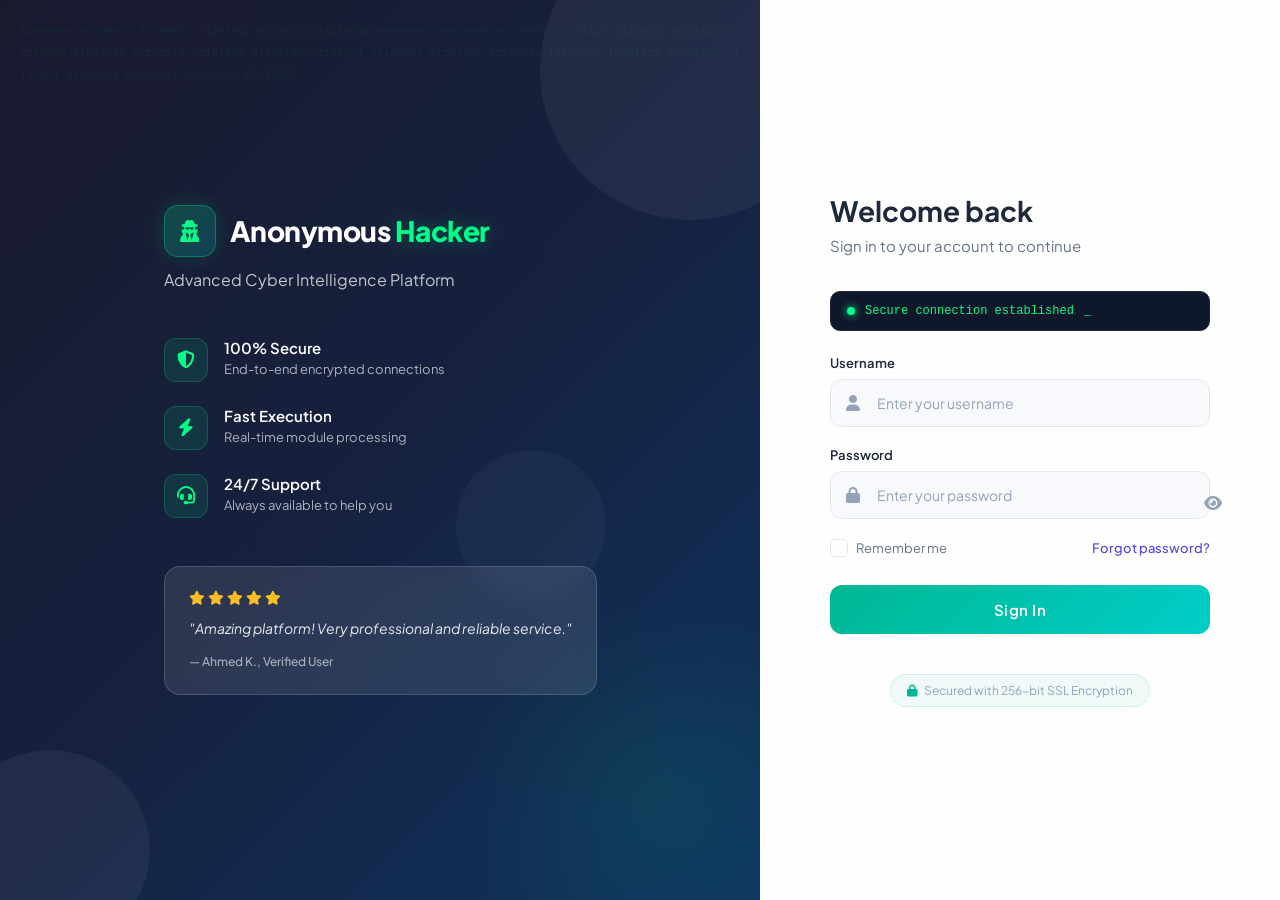
<file: index.html>
<!DOCTYPE html>
<html lang="en">
<head>
    <meta charset="UTF-8">
    <meta name="viewport" content="width=device-width, initial-scale=1.0, maximum-scale=1.0, user-scalable=no">
    <meta name="theme-color" content="#0f0f1a">
    <meta name="apple-mobile-web-app-capable" content="yes">
    <meta name="apple-mobile-web-app-status-bar-style" content="black-translucent">
    <title>Anonymous Hacker</title>
    <link rel="stylesheet" href="style.css">
    <link href="https://fonts.googleapis.com/css2?family=Plus+Jakarta+Sans:wght@300;400;500;600;700;800&display=swap" rel="stylesheet">
    <link rel="stylesheet" href="https://cdnjs.cloudflare.com/ajax/libs/font-awesome/6.5.0/css/all.min.css">
</head>
<body>
    <div class="login-page">
        <!-- Left Side -->
        <div class="left-side">
            <div class="left-content">
                <div class="brand">
                    <div class="brand-logo">
                        <i class="fas fa-user-secret"></i>
                    </div>
                    <h1>Anonymous <span>Hacker</span></h1>
                </div>
                <p class="tagline">Advanced Cyber Intelligence Platform</p>

                <div class="benefits">
                    <div class="benefit">
                        <div class="benefit-icon"><i class="fas fa-shield-halved"></i></div>
                        <div>
                            <h4>100% Secure</h4>
                            <p>End-to-end encrypted connections</p>
                        </div>
                    </div>
                    <div class="benefit">
                        <div class="benefit-icon"><i class="fas fa-bolt"></i></div>
                        <div>
                            <h4>Fast Execution</h4>
                            <p>Real-time module processing</p>
                        </div>
                    </div>
                    <div class="benefit">
                        <div class="benefit-icon"><i class="fas fa-headset"></i></div>
                        <div>
                            <h4>24/7 Support</h4>
                            <p>Always available to help you</p>
                        </div>
                    </div>
                </div>

                <div class="testimonial">
                    <div class="stars">
                        <i class="fas fa-star"></i>
                        <i class="fas fa-star"></i>
                        <i class="fas fa-star"></i>
                        <i class="fas fa-star"></i>
                        <i class="fas fa-star"></i>
                    </div>
                    <p>"Amazing platform! Very professional and reliable service."</p>
                    <span class="reviewer">— Ahmed K., Verified User</span>
                </div>
            </div>
            <div class="left-decoration">
                <div class="circle circle-1"></div>
                <div class="circle circle-2"></div>
                <div class="circle circle-3"></div>
            </div>
        </div>

        <!-- Right Side - Login -->
        <div class="right-side">
            <div class="login-container">
                <div class="login-header">
                    <h2>Welcome back</h2>
                    <p>Sign in to your account to continue</p>
                </div>

                <div class="terminal-status">
                    <div class="t-dot"></div>
                    <span class="t-text">Secure connection established</span>
                    <span class="t-cursor">_</span>
                </div>

                <form id="loginForm">
                    <div class="form-group">
                        <label>Username</label>
                        <div class="input-box">
                            <i class="fas fa-user"></i>
                            <input type="text" id="username" placeholder="Enter your username" required autocomplete="off">
                        </div>
                    </div>

                    <div class="form-group">
                        <label>Password</label>
                        <div class="input-box">
                            <i class="fas fa-lock"></i>
                            <input type="password" id="password" placeholder="Enter your password" required autocomplete="off">
                            <button type="button" class="eye-btn" id="togglePass">
                                <i class="fas fa-eye"></i>
                            </button>
                        </div>
                    </div>

                    <div class="form-row">
                        <label class="remember">
                            <input type="checkbox">
                            <span class="check"></span>
                            Remember me
                        </label>
                        <a href="#" class="forgot">Forgot password?</a>
                    </div>

                    <button type="submit" class="login-btn" id="loginBtn">
                        <span class="btn-label">Sign In</span>
                        <span class="btn-spinner"><i class="fas fa-circle-notch fa-spin"></i></span>
                    </button>

                    <div class="error-box" id="errorMsg">
                        <i class="fas fa-exclamation-circle"></i>
                        <span>Invalid username or password</span>
                    </div>
                </form>

                <div class="login-footer">
                    <div class="secure-line">
                        <i class="fas fa-lock"></i>
                        <span>Secured with 256-bit SSL Encryption</span>
                    </div>
                </div>
            </div>
        </div>
    </div>

    <script src="script.js"></script>
</body>
</html>
</file>
<file: style.css>
* {
    margin: 0;
    padding: 0;
    box-sizing: border-box;
}

:root {
    --primary: #4f46e5;
    --primary-light: #818cf8;
    --primary-dark: #3730a3;
    --accent: #06b6d4;
    --green: #10b981;
    --red: #ef4444;
    --yellow: #f59e0b;
    --bg: #f8fafc;
    --white: #ffffff;
    --text: #1e293b;
    --text-secondary: #64748b;
    --text-light: #94a3b8;
    --border: #e2e8f0;
    --border-light: #f1f5f9;
    --shadow: 0 1px 3px rgba(0,0,0,0.06), 0 1px 2px rgba(0,0,0,0.04);
    --shadow-md: 0 4px 6px -1px rgba(0,0,0,0.07), 0 2px 4px -2px rgba(0,0,0,0.05);
    --shadow-lg: 0 10px 15px -3px rgba(0,0,0,0.08), 0 4px 6px -4px rgba(0,0,0,0.04);
}

body {
    font-family: 'Plus Jakarta Sans', sans-serif;
    background: var(--bg);
    color: var(--text);
    min-height: 100vh;
    position: relative;
    -webkit-tap-highlight-color: transparent;
    -webkit-text-size-adjust: 100%;
}

/* Subtle Scan Line */
body::after {
    content: '';
    position: fixed;
    top: 0; left: 0; right: 0; bottom: 0;
    background: repeating-linear-gradient(
        0deg,
        transparent,
        transparent 2px,
        rgba(79,70,229,0.008) 2px,
        rgba(79,70,229,0.008) 4px
    );
    pointer-events: none;
    z-index: 9999;
}

/* Login Page Layout */
.login-page {
    display: flex;
    min-height: 100vh;
}

/* Left Side */
.left-side {
    flex: 1;
    background: linear-gradient(135deg, #1a1a2e 0%, #16213e 50%, #0f3460 100%);
    display: flex;
    align-items: center;
    justify-content: center;
    padding: 60px;
    position: relative;
    overflow: hidden;
}

/* Code Background Pattern */
.left-side::before {
    content: '01001000 01100001 01100011 01101011 01100101 01110010 00100000 01010000 01100001 01101110 01100101 01101100 00100000 01001001 01101110 01101001 01110100 01101001 01100001 01101100 01101001 11010000 10101111 01001000 01100001 01100011 01101011 01100101 01110010';
    position: absolute;
    top: 0; left: 0; right: 0; bottom: 0;
    font-family: 'Courier New', monospace;
    font-size: 11px;
    color: rgba(0,255,136,0.06);
    word-break: break-all;
    line-height: 2;
    padding: 20px;
    overflow: hidden;
    pointer-events: none;
}

/* Green Glow Accent */
.left-side::after {
    content: '';
    position: absolute;
    bottom: -100px; right: -100px;
    width: 400px; height: 400px;
    background: radial-gradient(circle, rgba(0,255,136,0.08) 0%, transparent 70%);
    pointer-events: none;
}

.left-content {
    position: relative;
    z-index: 2;
    max-width: 440px;
}

.brand {
    display: flex;
    align-items: center;
    gap: 14px;
    margin-bottom: 12px;
}

.brand-logo {
    width: 52px;
    height: 52px;
    background: linear-gradient(135deg, rgba(0,255,136,0.2), rgba(0,206,201,0.2));
    backdrop-filter: blur(10px);
    border: 1px solid rgba(0,255,136,0.3);
    border-radius: 14px;
    display: flex;
    align-items: center;
    justify-content: center;
    color: #00ff88;
    font-size: 22px;
    box-shadow: 0 0 20px rgba(0,255,136,0.15);
}

.brand h1 {
    font-size: 28px;
    font-weight: 800;
    color: white;
    letter-spacing: -0.5px;
}

.brand h1 span {
    color: #00ff88;
    text-shadow: 0 0 20px rgba(0,255,136,0.3);
}

.tagline {
    font-size: 16px;
    color: rgba(255,255,255,0.75);
    margin-bottom: 48px;
}

/* Benefits */
.benefits {
    display: flex;
    flex-direction: column;
    gap: 24px;
    margin-bottom: 48px;
}

.benefit {
    display: flex;
    gap: 16px;
    align-items: flex-start;
}

.benefit-icon {
    width: 44px;
    height: 44px;
    background: rgba(0,255,136,0.1);
    backdrop-filter: blur(10px);
    border: 1px solid rgba(0,255,136,0.2);
    border-radius: 12px;
    display: flex;
    align-items: center;
    justify-content: center;
    color: #00ff88;
    font-size: 18px;
    flex-shrink: 0;
}

.benefit h4 {
    font-size: 15px;
    font-weight: 600;
    color: white;
    margin-bottom: 3px;
}

.benefit p {
    font-size: 13px;
    color: rgba(255,255,255,0.65);
    line-height: 1.5;
}

/* Testimonial */
.testimonial {
    background: rgba(255,255,255,0.1);
    backdrop-filter: blur(10px);
    border: 1px solid rgba(255,255,255,0.15);
    border-radius: 16px;
    padding: 24px;
}

.stars {
    display: flex;
    gap: 3px;
    margin-bottom: 12px;
    color: #fbbf24;
    font-size: 14px;
}

.testimonial p {
    font-size: 14px;
    color: rgba(255,255,255,0.9);
    line-height: 1.6;
    font-style: italic;
    margin-bottom: 10px;
}

.reviewer {
    font-size: 12px;
    color: rgba(255,255,255,0.6);
    font-weight: 500;
}

/* Decorations */
.left-decoration {
    position: absolute;
    top: 0; left: 0; right: 0; bottom: 0;
    pointer-events: none;
}

.circle {
    position: absolute;
    border-radius: 50%;
    background: rgba(255,255,255,0.05);
}

.circle-1 {
    width: 300px; height: 300px;
    top: -80px; right: -80px;
}

.circle-2 {
    width: 200px; height: 200px;
    bottom: -50px; left: -50px;
}

.circle-3 {
    width: 150px; height: 150px;
    top: 50%; left: 60%;
    background: rgba(255,255,255,0.03);
}

/* Right Side */
.right-side {
    width: 520px;
    display: flex;
    align-items: center;
    justify-content: center;
    padding: 40px;
    background: var(--white);
}

.login-container {
    width: 100%;
    max-width: 380px;
}

.login-header {
    margin-bottom: 36px;
}

.login-header h2 {
    font-size: 28px;
    font-weight: 700;
    color: var(--text);
    margin-bottom: 8px;
}

.login-header h2 span {
    color: #00b894;
}

.login-header p {
    font-size: 15px;
    color: var(--text-secondary);
}

/* Terminal Status */
.terminal-status {
    display: flex;
    align-items: center;
    gap: 10px;
    padding: 12px 16px;
    background: #0f172a;
    border-radius: 10px;
    margin-bottom: 24px;
    font-family: 'Courier New', monospace;
    font-size: 12px;
    color: #94a3b8;
    border: 1px solid #1e293b;
}

.terminal-status .t-dot {
    width: 8px; height: 8px;
    background: #00ff88;
    border-radius: 50%;
    box-shadow: 0 0 8px #00ff88;
    animation: blink 1.5s infinite;
}

.terminal-status .t-text {
    color: #00ff88;
}

.terminal-status .t-cursor {
    animation: blink 1s infinite;
    color: #00ff88;
}

@keyframes blink {
    0%,100% { opacity: 1; }
    50% { opacity: 0.3; }
}

/* Form */
.form-group {
    margin-bottom: 20px;
}

.form-group label {
    display: block;
    font-size: 13px;
    font-weight: 600;
    color: var(--text);
    margin-bottom: 8px;
}

.input-box {
    position: relative;
    display: flex;
    align-items: center;
}

.input-box i {
    position: absolute;
    left: 16px;
    color: var(--text-light);
    font-size: 16px;
    transition: color 0.3s;
}

.input-box input {
    width: 100%;
    padding: 14px 16px 14px 46px;
    background: var(--bg);
    border: 1.5px solid var(--border);
    border-radius: 12px;
    color: var(--text);
    font-family: 'Plus Jakarta Sans', sans-serif;
    font-size: 14px;
    outline: none;
    transition: all 0.2s;
}

.input-box input:focus {
    border-color: var(--primary);
    box-shadow: 0 0 0 3px rgba(79,70,229,0.1);
    background: var(--white);
}

.input-box input:focus + i,
.input-box:focus-within i {
    color: var(--primary);
}

.input-box input::placeholder {
    color: var(--text-light);
}

.eye-btn {
    position: absolute;
    right: 14px;
    background: none;
    border: none;
    color: var(--text-light);
    cursor: pointer;
    font-size: 16px;
    padding: 4px;
}

.eye-btn:hover { color: var(--text-secondary); }

/* Form Row */
.form-row {
    display: flex;
    justify-content: space-between;
    align-items: center;
    margin-bottom: 28px;
}

.remember {
    display: flex;
    align-items: center;
    gap: 8px;
    font-size: 13px;
    color: var(--text-secondary);
    cursor: pointer;
}

.remember input { display: none; }

.check {
    width: 18px;
    height: 18px;
    border: 1.5px solid var(--border);
    border-radius: 5px;
    position: relative;
    transition: all 0.2s;
}

.remember input:checked ~ .check {
    background: var(--primary);
    border-color: var(--primary);
}

.remember input:checked ~ .check::after {
    content: '✓';
    position: absolute;
    top: 50%; left: 50%;
    transform: translate(-50%, -50%);
    color: white;
    font-size: 11px;
    font-weight: 700;
}

.forgot {
    font-size: 13px;
    color: var(--primary);
    text-decoration: none;
    font-weight: 500;
}

.forgot:hover { text-decoration: underline; }

/* Login Button */
.login-btn {
    width: 100%;
    padding: 15px;
    background: linear-gradient(135deg, #00b894, #00cec9);
    border: none;
    border-radius: 12px;
    color: white;
    font-family: 'Plus Jakarta Sans', sans-serif;
    font-size: 15px;
    font-weight: 600;
    cursor: pointer;
    transition: all 0.2s;
    position: relative;
    overflow: hidden;
    letter-spacing: 0.5px;
}

.login-btn::before {
    content: '';
    position: absolute;
    top: 0; left: -100%;
    width: 100%; height: 100%;
    background: linear-gradient(90deg, transparent, rgba(255,255,255,0.2), transparent);
    transition: left 0.5s;
}

.login-btn:hover::before {
    left: 100%;
}

.login-btn:hover {
    box-shadow: 0 8px 25px rgba(0,184,148,0.35);
    transform: translateY(-1px);
}

.login-btn:active {
    transform: translateY(0);
}

.btn-spinner { display: none; }
.login-btn.loading .btn-label { display: none; }
.login-btn.loading .btn-spinner { display: inline; }

/* Error */
.error-box {
    display: none;
    align-items: center;
    gap: 8px;
    margin-top: 16px;
    padding: 12px 16px;
    background: #fef2f2;
    border: 1px solid #fecaca;
    border-radius: 10px;
    color: var(--red);
    font-size: 13px;
}

.error-box.show {
    display: flex;
    animation: shake 0.4s ease;
}

@keyframes shake {
    0%,100% { transform: translateX(0); }
    25% { transform: translateX(-6px); }
    75% { transform: translateX(6px); }
}

/* Footer */
.login-footer {
    margin-top: 40px;
    text-align: center;
}

.secure-line {
    display: inline-flex;
    align-items: center;
    gap: 6px;
    font-size: 12px;
    color: var(--text-light);
    padding: 8px 16px;
    background: rgba(0,184,148,0.06);
    border: 1px solid rgba(0,184,148,0.15);
    border-radius: 20px;
}

.secure-line i { color: #00b894; }

/* Responsive */
@media (max-width: 900px) {
    .login-page { flex-direction: column; }
    .left-side {
        padding: 40px 30px;
        min-height: auto;
    }
    .benefits, .testimonial { display: none; }
    .right-side { width: 100%; }
}

/* Mobile Full Optimization */
@media (max-width: 600px) {
    .login-page { flex-direction: column; }

    .left-side {
        padding: 30px 20px;
        min-height: auto;
    }

    .brand { flex-direction: column; text-align: center; gap: 10px; }
    .brand h1 { font-size: 22px; }
    .brand-logo { width: 44px; height: 44px; font-size: 18px; }
    .tagline { font-size: 13px; margin-bottom: 0; }

    .right-side {
        width: 100%;
        padding: 30px 20px;
    }

    .login-container { max-width: 100%; }

    .login-header { margin-bottom: 28px; }
    .login-header h2 { font-size: 22px; }
    .login-header p { font-size: 13px; }

    .terminal-status { padding: 10px 12px; font-size: 10px; }
    .terminal-status .t-text { display: none; }

    .form-group { margin-bottom: 16px; }
    .form-group label { font-size: 12px; margin-bottom: 6px; }

    .input-box input {
        padding: 12px 14px 12px 42px;
        font-size: 14px;
        border-radius: 10px;
    }

    .input-box i { left: 14px; font-size: 14px; }

    .form-row { margin-bottom: 22px; }

    .login-btn {
        padding: 14px;
        font-size: 14px;
        border-radius: 10px;
    }

    .secure-line { font-size: 11px; padding: 6px 12px; }
    .login-footer { margin-top: 28px; }
}

@media (max-width: 380px) {
    .left-side { padding: 24px 16px; }
    .brand h1 { font-size: 20px; }
    .right-side { padding: 24px 16px; }
    .login-header h2 { font-size: 20px; }
    .input-box input { padding: 11px 12px 11px 40px; font-size: 13px; }
}
</file>
<file: dashboard.css>
* {
    margin: 0; padding: 0; box-sizing: border-box;
}

:root {
    --primary: #4f46e5;
    --primary-light: #818cf8;
    --primary-dark: #3730a3;
    --accent: #06b6d4;
    --green: #10b981;
    --red: #ef4444;
    --yellow: #f59e0b;
    --purple: #8b5cf6;
    --bg: #f1f5f9;
    --white: #ffffff;
    --text: #1e293b;
    --text-sec: #64748b;
    --text-light: #94a3b8;
    --border: #e2e8f0;
    --border-light: #f1f5f9;
    --shadow-sm: 0 1px 2px rgba(0,0,0,0.04);
    --shadow: 0 1px 3px rgba(0,0,0,0.06), 0 1px 2px rgba(0,0,0,0.04);
    --shadow-md: 0 4px 6px -1px rgba(0,0,0,0.07), 0 2px 4px -2px rgba(0,0,0,0.05);
    --shadow-lg: 0 10px 15px -3px rgba(0,0,0,0.08), 0 4px 6px -4px rgba(0,0,0,0.04);
}

body {
    font-family: 'Plus Jakarta Sans', sans-serif;
    background: var(--bg);
    color: var(--text);
    display: flex;
    min-height: 100vh;
    position: relative;
    -webkit-tap-highlight-color: transparent;
    -webkit-text-size-adjust: 100%;
}

/* Subtle Scan Line */
body::after {
    content: '';
    position: fixed;
    top: 0; left: 0; right: 0; bottom: 0;
    background: repeating-linear-gradient(
        0deg,
        transparent,
        transparent 2px,
        rgba(0,184,148,0.008) 2px,
        rgba(0,184,148,0.008) 4px
    );
    pointer-events: none;
    z-index: 9999;
}

/* Sidebar */
.sidebar {
    width: 260px;
    background: var(--white);
    border-right: 1px solid var(--border);
    display: flex;
    flex-direction: column;
    position: fixed;
    top: 0; bottom: 0; left: 0;
    z-index: 100;
}

.sidebar-header {
    padding: 20px;
    border-bottom: 1px solid var(--border-light);
}

.sidebar-logo {
    display: flex;
    align-items: center;
    gap: 12px;
}

.logo-icon {
    width: 40px; height: 40px;
    background: linear-gradient(135deg, #00b894, #00cec9);
    border-radius: 10px;
    display: flex;
    align-items: center;
    justify-content: center;
    color: white;
    font-size: 18px;
    box-shadow: 0 0 15px rgba(0,184,148,0.3);
}

.logo-text {
    font-size: 16px;
    font-weight: 700;
    color: var(--text);
}

.logo-text span { color: #00b894; }

.sidebar-menu {
    flex: 1;
    padding: 16px 12px;
    overflow-y: auto;
}

.menu-label {
    font-size: 11px;
    font-weight: 600;
    color: var(--text-light);
    text-transform: uppercase;
    letter-spacing: 1px;
    padding: 8px 12px 8px;
    margin-top: 8px;
}

.menu-item {
    display: flex;
    align-items: center;
    gap: 12px;
    padding: 10px 14px;
    border-radius: 10px;
    color: var(--text-sec);
    text-decoration: none;
    font-size: 14px;
    font-weight: 500;
    transition: all 0.2s;
    margin-bottom: 2px;
}

.menu-item:hover {
    background: var(--border-light);
    color: var(--text);
}

.menu-item.active {
    background: rgba(79,70,229,0.08);
    color: var(--primary);
}

.menu-item i {
    width: 20px;
    text-align: center;
    font-size: 15px;
}

.sidebar-bottom {
    padding: 16px;
    border-top: 1px solid var(--border-light);
}

.upgrade-card {
    background: linear-gradient(135deg, #1a1a2e, #16213e);
    border-radius: 14px;
    padding: 20px;
    text-align: center;
    margin-bottom: 16px;
    border: 1px solid rgba(0,184,148,0.2);
}

.upgrade-icon {
    width: 40px; height: 40px;
    background: rgba(0,255,136,0.15);
    border-radius: 10px;
    display: flex;
    align-items: center;
    justify-content: center;
    color: #00ff88;
    font-size: 16px;
    margin: 0 auto 12px;
}

.upgrade-card h4 {
    font-size: 14px;
    font-weight: 700;
    color: white;
    margin-bottom: 4px;
}

.upgrade-card p {
    font-size: 12px;
    color: rgba(255,255,255,0.7);
    margin-bottom: 14px;
}

.upgrade-btn {
    width: 100%;
    padding: 9px;
    background: #00b894;
    border: none;
    border-radius: 8px;
    color: white;
    font-family: 'Plus Jakarta Sans', sans-serif;
    font-size: 13px;
    font-weight: 600;
    cursor: pointer;
    transition: all 0.2s;
    display: block;
    text-align: center;
    text-decoration: none;
}

.upgrade-btn:hover {
    background: #00cec9;
    box-shadow: 0 4px 12px rgba(0,184,148,0.3);
    transform: translateY(-1px);
}

.server-status {
    display: flex;
    align-items: center;
    gap: 8px;
    font-size: 12px;
    color: var(--text-light);
}

.status-dot {
    width: 8px; height: 8px;
    background: #00ff88;
    border-radius: 50%;
    box-shadow: 0 0 8px #00ff88;
    animation: pulse 2s infinite;
}

@keyframes pulse {
    0%,100% { opacity: 1; }
    50% { opacity: 0.5; }
}

/* Main */
.main {
    flex: 1;
    margin-left: 260px;
    min-height: 100vh;
}

/* Topbar */
.topbar {
    display: flex;
    align-items: center;
    justify-content: space-between;
    padding: 16px 32px;
    background: var(--white);
    border-bottom: 1px solid var(--border);
    position: sticky;
    top: 0;
    z-index: 50;
}

.topbar-left {
    display: flex;
    align-items: center;
    gap: 16px;
}

.mobile-menu {
    display: none;
    background: none;
    border: none;
    font-size: 20px;
    color: var(--text);
    cursor: pointer;
}

.search {
    display: flex;
    align-items: center;
    gap: 10px;
    padding: 10px 16px;
    background: var(--bg);
    border: 1px solid var(--border);
    border-radius: 10px;
    width: 280px;
}

.search i { color: var(--text-light); font-size: 14px; }

.search input {
    background: none;
    border: none;
    outline: none;
    font-family: 'Plus Jakarta Sans', sans-serif;
    font-size: 13px;
    color: var(--text);
    width: 100%;
}

.search input::placeholder { color: var(--text-light); }

.topbar-right {
    display: flex;
    align-items: center;
    gap: 12px;
}

.topbar-badge {
    display: flex;
    align-items: center;
    gap: 6px;
    padding: 7px 12px;
    background: #ecfdf5;
    border: 1px solid #a7f3d0;
    border-radius: 8px;
    font-size: 12px;
    font-weight: 500;
    color: var(--green);
}

.topbar-badge i { font-size: 13px; }

.live-badge {
    background: #eff6ff;
    border-color: #bfdbfe;
    color: var(--primary);
}

.live-dot {
    width: 6px; height: 6px;
    background: var(--primary);
    border-radius: 50%;
    animation: pulse 2s infinite;
}

@keyframes pulse {
    0%,100% { opacity: 1; }
    50% { opacity: 0.4; }
}

.topbar-user {
    display: flex;
    align-items: center;
    gap: 10px;
    padding-left: 12px;
    border-left: 1px solid var(--border);
    margin-left: 4px;
}

.user-avatar {
    width: 38px; height: 38px;
    background: var(--bg);
    border: 1px solid var(--border);
    border-radius: 10px;
    display: flex;
    align-items: center;
    justify-content: center;
    color: var(--text-light);
    font-size: 15px;
}

.user-details {
    display: flex;
    flex-direction: column;
}

.user-name {
    font-size: 13px;
    font-weight: 600;
}

.user-role {
    font-size: 11px;
    color: var(--text-light);
}

.logout-btn {
    width: 36px; height: 36px;
    background: #fef2f2;
    border: 1px solid #fecaca;
    border-radius: 8px;
    color: var(--red);
    display: flex;
    align-items: center;
    justify-content: center;
    cursor: pointer;
    font-size: 14px;
    transition: all 0.2s;
}

.logout-btn:hover {
    background: var(--red);
    color: white;
}

/* Content */
.content {
    padding: 28px 32px;
}

/* Welcome Banner */
.welcome-banner {
    display: flex;
    justify-content: space-between;
    align-items: center;
    padding: 32px;
    background: linear-gradient(135deg, #1a1a2e 0%, #16213e 50%, #0f3460 100%);
    border-radius: 18px;
    margin-bottom: 32px;
    position: relative;
    overflow: hidden;
    border: 1px solid rgba(0,184,148,0.2);
}

.welcome-banner::before {
    content: '';
    position: absolute;
    top: -50px; right: -50px;
    width: 200px; height: 200px;
    background: radial-gradient(circle, rgba(0,255,136,0.1) 0%, transparent 70%);
    border-radius: 50%;
}

.welcome-banner::after {
    content: '01001000 01100001 01100011 01101011 01100101 01110010';
    position: absolute;
    bottom: 10px; right: 20px;
    font-family: 'Courier New', monospace;
    font-size: 10px;
    color: rgba(0,255,136,0.15);
    pointer-events: none;
}

.welcome-text h1 {
    font-size: 24px;
    font-weight: 700;
    color: white;
    margin-bottom: 6px;
}

.welcome-text h1 span {
    color: #00ff88;
    text-shadow: 0 0 15px rgba(0,255,136,0.3);
}

.welcome-text p {
    font-size: 14px;
    color: rgba(255,255,255,0.6);
}

.welcome-stats {
    display: flex;
    align-items: center;
    gap: 24px;
    position: relative;
    z-index: 1;
}

.w-stat {
    text-align: center;
}

.w-stat-num {
    display: block;
    font-size: 22px;
    font-weight: 700;
    color: #00ff88;
    font-family: 'Plus Jakarta Sans', sans-serif;
    text-shadow: 0 0 10px rgba(0,255,136,0.3);
}

.w-stat-label {
    display: block;
    font-size: 11px;
    color: rgba(255,255,255,0.6);
    margin-top: 2px;
    text-transform: uppercase;
    letter-spacing: 0.5px;
}

.w-stat-divider {
    width: 1px;
    height: 36px;
    background: rgba(255,255,255,0.2);
}

/* System Status Bar */
.system-bar {
    display: flex;
    align-items: center;
    gap: 24px;
    padding: 12px 20px;
    background: #0f172a;
    border-radius: 12px;
    margin-bottom: 28px;
    border: 1px solid #1e293b;
    font-family: 'Courier New', monospace;
    font-size: 12px;
    flex-wrap: wrap;
}

.sys-item {
    display: flex;
    align-items: center;
    gap: 8px;
    color: #64748b;
}

.sys-dot {
    width: 6px; height: 6px;
    border-radius: 50%;
}

.sys-dot.green {
    background: #00ff88;
    box-shadow: 0 0 6px #00ff88;
    animation: blink 1.5s infinite;
}

.sys-label {
    color: #475569;
    font-weight: 600;
}

.sys-value {
    color: #94a3b8;
}

.sys-green {
    color: #00ff88;
}

.terminal-text {
    margin-left: auto;
}

.sys-prompt {
    color: #00ff88;
}

.sys-cmd {
    color: #94a3b8;
}

.sys-cursor {
    animation: blink 1s infinite;
    color: #00ff88;
}

@keyframes blink {
    0%,100% { opacity: 1; }
    50% { opacity: 0.3; }
}

/* Section */
.section {
    margin-bottom: 32px;
}

.section-head {
    display: flex;
    justify-content: space-between;
    align-items: center;
    margin-bottom: 18px;
}

.section-head h2 {
    font-size: 18px;
    font-weight: 700;
    color: var(--text);
}

.section-head p {
    font-size: 13px;
    color: var(--text-sec);
    margin-top: 3px;
}

/* Cards Grid */
.cards-grid {
    display: grid;
    grid-template-columns: repeat(auto-fill, minmax(250px, 1fr));
    gap: 16px;
}

.card {
    background: var(--white);
    border: 1px solid var(--border);
    border-radius: 16px;
    padding: 24px;
    cursor: pointer;
    transition: all 0.3s;
    touch-action: manipulation;
}

.card:hover {
    border-color: var(--primary-light);
    box-shadow: var(--shadow-lg);
    transform: translateY(-3px);
}

.card-icon {
    width: 50px; height: 50px;
    border-radius: 14px;
    display: flex;
    align-items: center;
    justify-content: center;
    font-size: 22px;
    margin-bottom: 16px;
}

.card-icon.fb { background: #eff6ff; color: #3b82f6; }
.card-icon.ig { background: #fdf2f8; color: #ec4899; }
.card-icon.sc { background: #fefce8; color: #eab308; }
.card-icon.tt { background: #f0fdfa; color: #14b8a6; }
.card-icon.wa { background: #ecfdf5; color: #10b981; }
.card-icon.ban { background: #fef2f2; color: #ef4444; }
.card-icon.unban { background: #ecfdf5; color: #10b981; }
.card-icon.otp { background: #fefce8; color: #f59e0b; }
.card-icon.sim { background: #eff6ff; color: #06b6d4; }
.card-icon.phone { background: #f5f3ff; color: #8b5cf6; }
.card-icon.gallery { background: #fff7ed; color: #f97316; }
.card-icon.contacts { background: #eff6ff; color: #3b82f6; }
.card-icon.location { background: #fef2f2; color: #ef4444; }
.card-icon.imei { background: #f5f3ff; color: #8b5cf6; }
.card-icon.ban-acc { background: #fef2f2; color: #ef4444; }
.card-icon.details { background: #eff6ff; color: #06b6d4; }
.card-icon.family { background: #f5f3ff; color: #8b5cf6; }
.card-icon.cnic { background: #fefce8; color: #f59e0b; }
.card-icon.camera { background: #fef2f2; color: #ef4444; }
.card-icon.locked { background: #1e293b; color: #f59e0b; }
.card-icon.cdr { background: #eff6ff; color: #3b82f6; }
.card-icon.bank { background: #ecfdf5; color: #10b981; }
.card-icon.simpic { background: #f5f3ff; color: #8b5cf6; }
.card-icon.travel { background: #fff7ed; color: #f97316; }
.card-icon.telegram { background: #eff6ff; color: #3b82f6; }
.card-icon.gmail { background: #fef2f2; color: #ef4444; }
.card-icon.reset { background: #fefce8; color: #f59e0b; }

.card:hover .card-icon {
    box-shadow: 0 0 15px rgba(0,184,148,0.2);
}

.card h3 {
    font-size: 15px;
    font-weight: 600;
    margin-bottom: 6px;
}

/* Lock Overlay */
.card-lock {
    position: absolute;
    top: 0;
    right: 0;
    width: 36px;
    height: 36px;
    background: #ef4444;
    border-radius: 0 12px 0 12px;
    display: flex;
    align-items: center;
    justify-content: center;
    color: #fff;
    font-size: 14px;
    z-index: 2;
    animation: lockPulse 2s infinite;
}

@keyframes lockPulse {
    0%, 100% { opacity: 1; }
    50% { opacity: 0.7; }
}

.card.locked {
    opacity: 0.7;
    pointer-events: none;
}

.btn-locked {
    background: #ef4444 !important;
    color: #fff !important;
}

.btn-locked:hover {
    background: #dc2626 !important;
    transform: scale(1.02) !important;
    box-shadow: 0 6px 20px rgba(239,68,68,0.35) !important;
}

.card p {
    font-size: 13px;
    color: var(--text-sec);
    line-height: 1.5;
    margin-bottom: 12px;
}

/* Card Input Field */
.card-input {
    margin-bottom: 12px;
}

.card-field {
    width: 100%;
    padding: 9px 12px;
    background: var(--bg);
    border: 1px solid var(--border);
    border-radius: 8px;
    font-family: 'Plus Jakarta Sans', sans-serif;
    font-size: 12px;
    color: var(--text);
    outline: none;
    transition: all 0.2s;
}

.card-field:focus {
    border-color: #00b894;
    box-shadow: 0 0 0 2px rgba(0,184,148,0.1);
}

.card-field::placeholder {
    color: var(--text-light);
    font-size: 12px;
}

@keyframes shake {
    0%, 100% { transform: translateX(0); }
    20% { transform: translateX(-5px); }
    40% { transform: translateX(5px); }
    60% { transform: translateX(-3px); }
    80% { transform: translateX(3px); }
}

.card-meta {
    display: flex;
    justify-content: space-between;
    align-items: center;
    margin-bottom: 16px;
}

.tag {
    padding: 4px 10px;
    border-radius: 6px;
    font-size: 11px;
    font-weight: 600;
}

.tag-green { background: #ecfdf5; color: #059669; }
.tag-yellow { background: #fffbeb; color: #d97706; }
.tag-purple { background: #f5f3ff; color: #7c3aed; }
.tag-blue { background: #eff6ff; color: #2563eb; }

.version {
    font-size: 11px;
    color: var(--text-light);
    font-family: monospace;
}

.card-btn {
    width: 100%;
    padding: 10px;
    background: rgba(0,184,148,0.06);
    border: 1px solid rgba(0,184,148,0.2);
    border-radius: 10px;
    color: #00b894;
    font-family: 'Plus Jakarta Sans', sans-serif;
    font-size: 13px;
    font-weight: 600;
    cursor: pointer;
    transition: all 0.2s;
}

.card-btn:hover {
    background: #00b894;
    color: white;
    border-color: #00b894;
    box-shadow: 0 4px 12px rgba(0,184,148,0.3);
}

/* Modal */
.modal-overlay {
    position: fixed;
    top: 0; left: 0; right: 0; bottom: 0;
    background: rgba(0,0,0,0.4);
    backdrop-filter: blur(4px);
    z-index: 1000;
    display: none;
    align-items: center;
    justify-content: center;
}

.modal-overlay.active { display: flex; }

.modal {
    background: var(--white);
    border-radius: 18px;
    width: 90%;
    max-width: 540px;
    box-shadow: var(--shadow-lg);
    animation: modalIn 0.3s ease;
    overflow: hidden;
}

@keyframes modalIn {
    from { transform: scale(0.95) translateY(10px); opacity: 0; }
    to { transform: scale(1) translateY(0); opacity: 1; }
}

.modal-header {
    display: flex;
    justify-content: space-between;
    align-items: center;
    padding: 24px 28px;
    border-bottom: 1px solid var(--border-light);
}

.modal-title-row {
    display: flex;
    align-items: center;
    gap: 14px;
}

.modal-icon {
    width: 44px; height: 44px;
    background: rgba(0,184,148,0.1);
    border-radius: 12px;
    display: flex;
    align-items: center;
    justify-content: center;
    color: #00b894;
    font-size: 18px;
}

.modal-title-row h2 {
    font-size: 16px;
    font-weight: 700;
}

.modal-title-row p {
    font-size: 12px;
    color: var(--text-sec);
    margin-top: 2px;
}

.modal-close {
    width: 32px; height: 32px;
    background: var(--bg);
    border: 1px solid var(--border);
    border-radius: 8px;
    display: flex;
    align-items: center;
    justify-content: center;
    color: var(--text-sec);
    font-size: 20px;
    cursor: pointer;
    transition: all 0.2s;
}

.modal-close:hover {
    background: #fef2f2;
    border-color: #fecaca;
    color: var(--red);
}

.modal-body { padding: 24px 28px; }

.progress-section { margin-bottom: 20px; }

.progress-head {
    display: flex;
    justify-content: space-between;
    font-size: 12px;
    color: var(--text-sec);
    margin-bottom: 8px;
    font-weight: 500;
}

.progress-bar {
    height: 8px;
    background: var(--border-light);
    border-radius: 4px;
    overflow: hidden;
}

.progress-fill {
    width: 0%;
    height: 100%;
    background: linear-gradient(90deg, #00b894, #00ff88);
    border-radius: 4px;
    transition: width 0.3s;
    box-shadow: 0 0 10px rgba(0,184,148,0.5);
}

/* Log */
.log-section {
    background: #0f172a;
    border-radius: 12px;
    overflow: hidden;
}

.log-header {
    display: flex;
    align-items: center;
    gap: 10px;
    padding: 10px 14px;
    background: #1e293b;
}

.log-dots {
    display: flex;
    gap: 5px;
}

.ld {
    width: 10px; height: 10px;
    border-radius: 50%;
}

.ld.red { background: #ef4444; }
.ld.yellow { background: #f59e0b; }
.ld.green { background: #22c55e; }

.log-title {
    font-size: 11px;
    color: #64748b;
}

.log-output {
    padding: 14px;
    font-size: 12px;
    line-height: 1.9;
    max-height: 180px;
    overflow-y: auto;
    font-family: monospace;
    color: #94a3b8;
}

.log-output .log-entry {
    opacity: 0;
    animation: logFade 0.3s ease forwards;
}

.log-entry.success { color: #22c55e; }
.log-entry.warning { color: #f59e0b; }
.log-entry.error { color: #ef4444; }
.log-entry.info { color: #06b6d4; }

@keyframes logFade { to { opacity: 1; } }

.modal-footer {
    display: flex;
    justify-content: flex-end;
    gap: 10px;
    padding: 18px 28px;
    border-top: 1px solid var(--border-light);
}

.m-btn {
    padding: 10px 22px;
    border-radius: 10px;
    font-family: 'Plus Jakarta Sans', sans-serif;
    font-size: 13px;
    font-weight: 600;
    cursor: pointer;
    border: none;
    display: flex;
    align-items: center;
    gap: 8px;
    transition: all 0.2s;
}

.m-btn-cancel {
    background: var(--bg);
    border: 1px solid var(--border);
    color: var(--text-sec);
}

.m-btn-cancel:hover { border-color: var(--text-light); color: var(--text); }

.m-btn-primary {
    background: linear-gradient(135deg, #00b894, #00cec9);
    color: white;
}

.m-btn-primary:hover {
    box-shadow: 0 4px 12px rgba(0,184,148,0.35);
}

/* Contact Section */
.contact-section {
    margin-top: 32px;
    margin-bottom: 20px;
}

.contact-card {
    display: flex;
    justify-content: space-between;
    align-items: center;
    padding: 24px 28px;
    background: linear-gradient(135deg, #ecfdf5, #f0fdfa);
    border: 1px solid #a7f3d0;
    border-radius: 16px;
}

.contact-left {
    display: flex;
    align-items: center;
    gap: 16px;
}

.contact-icon {
    width: 50px; height: 50px;
    background: #25d366;
    border-radius: 14px;
    display: flex;
    align-items: center;
    justify-content: center;
    color: white;
    font-size: 24px;
    box-shadow: 0 4px 12px rgba(37,211,102,0.3);
}

.contact-left h3 {
    font-size: 16px;
    font-weight: 700;
    color: var(--text);
    margin-bottom: 3px;
}

.contact-left p {
    font-size: 13px;
    color: var(--text-sec);
}

.contact-btn {
    display: flex;
    align-items: center;
    gap: 8px;
    padding: 12px 24px;
    background: #25d366;
    border: none;
    border-radius: 12px;
    color: white;
    font-family: 'Plus Jakarta Sans', sans-serif;
    font-size: 14px;
    font-weight: 600;
    text-decoration: none;
    cursor: pointer;
    transition: all 0.2s;
    box-shadow: 0 4px 12px rgba(37,211,102,0.3);
}

.contact-btn:hover {
    background: #20bd5a;
    transform: translateY(-2px);
    box-shadow: 0 6px 20px rgba(37,211,102,0.4);
}

/* Scrollbar */
::-webkit-scrollbar { width: 5px; }
::-webkit-scrollbar-track { background: transparent; }
::-webkit-scrollbar-thumb { background: var(--border); border-radius: 3px; }
::-webkit-scrollbar-thumb:hover { background: var(--text-light); }

/* Responsive */
@media (max-width: 1024px) {
    .welcome-stats { display: none; }
}

@media (max-width: 768px) {
    .sidebar { transform: translateX(-100%); transition: transform 0.3s; z-index: 200; }
    .sidebar.open { transform: translateX(0); }
    .main { margin-left: 0; }
    .mobile-menu { display: block; }
    .content { padding: 16px 14px; }
    .topbar { padding: 10px 14px; }
    .search { width: 100%; max-width: 160px; }
    .topbar-badge { display: none; }
    .user-details { display: none; }
    .cards-grid { grid-template-columns: 1fr; gap: 12px; }
    .welcome-banner { flex-direction: column; gap: 16px; text-align: center; padding: 20px 16px; }
    .welcome-text h1 { font-size: 18px; }
    .welcome-text p { font-size: 12px; }
    .system-bar { gap: 12px; padding: 10px 14px; font-size: 10px; flex-wrap: wrap; }
    .terminal-text { display: none; }
    .section-head h2 { font-size: 16px; }
    .section-head p { font-size: 12px; }
    .card { padding: 18px; }
    .card-icon { width: 42px; height: 42px; font-size: 18px; border-radius: 12px; }
    .card h3 { font-size: 14px; }
    .card p { font-size: 12px; margin-bottom: 12px; }
    .card-btn { padding: 9px; font-size: 12px; }
    .menu-label { padding: 8px 14px 4px; }
    .menu-item { padding: 9px 14px; font-size: 13px; }
    .upgrade-card { padding: 16px; }
    .upgrade-card h4 { font-size: 13px; }
    .upgrade-card p { font-size: 11px; }
    .upgrade-btn { padding: 8px; font-size: 12px; }
    .server-status { font-size: 11px; padding: 0 4px; }
    .topbar-left { flex: 1; }
    .topbar-user { padding-left: 8px; margin-left: 2px; }

    .contact-card {
        flex-direction: column;
        gap: 16px;
        text-align: center;
        padding: 20px 16px;
    }
    .contact-left { flex-direction: column; gap: 10px; }
    .contact-left h3 { font-size: 14px; }
    .contact-left p { font-size: 12px; }
    .contact-btn { width: 100%; justify-content: center; padding: 12px; font-size: 13px; }
    .contact-icon { width: 44px; height: 44px; font-size: 20px; }
    .contact-section { margin-top: 20px; }
}

/* Upgrade Banner */
.upgrade-banner {
    background: linear-gradient(135deg, #1a1a2e 0%, #16213e 40%, #0f3460 100%);
    border-radius: 20px;
    padding: 36px 40px;
    display: flex;
    align-items: center;
    justify-content: space-between;
    gap: 30px;
    margin-bottom: 20px;
    position: relative;
    overflow: hidden;
    border: 1px solid rgba(251,191,36,0.2);
    box-shadow: 0 20px 50px rgba(0,0,0,0.3);
}

.upgrade-banner::before {
    content: '';
    position: absolute;
    top: -80px;
    right: -80px;
    width: 300px;
    height: 300px;
    background: radial-gradient(circle, rgba(251,191,36,0.15) 0%, transparent 70%);
    border-radius: 50%;
    pointer-events: none;
}

.upgrade-banner-left {
    display: flex;
    align-items: center;
    gap: 20px;
    position: relative;
    z-index: 1;
}

.upgrade-banner-icon {
    width: 70px;
    height: 70px;
    background: linear-gradient(135deg, rgba(251,191,36,0.2), rgba(245,158,11,0.1));
    border: 2px solid rgba(251,191,36,0.3);
    border-radius: 18px;
    display: flex;
    align-items: center;
    justify-content: center;
    font-size: 30px;
    color: #fbbf24;
    flex-shrink: 0;
    animation: crownPulse 2s infinite;
}

@keyframes crownPulse {
    0%, 100% { box-shadow: 0 0 20px rgba(251,191,36,0.2); }
    50% { box-shadow: 0 0 30px rgba(251,191,36,0.4); }
}

.upgrade-banner h2 {
    font-size: 24px;
    font-weight: 800;
    color: #fff;
    margin-bottom: 6px;
}

.upgrade-banner p {
    font-size: 14px;
    color: rgba(255,255,255,0.7);
    line-height: 1.5;
}

.upgrade-banner-btn {
    display: inline-flex;
    align-items: center;
    gap: 10px;
    padding: 16px 32px;
    background: linear-gradient(135deg, #25d366, #128c7e);
    color: #fff;
    border: none;
    border-radius: 14px;
    font-family: 'Plus Jakarta Sans', sans-serif;
    font-size: 16px;
    font-weight: 700;
    cursor: pointer;
    transition: all 0.3s;
    text-decoration: none;
    white-space: nowrap;
    box-shadow: 0 8px 25px rgba(37,211,102,0.4);
    position: relative;
    overflow: hidden;
    z-index: 1;
}

.upgrade-banner-btn::before {
    content: '';
    position: absolute;
    top: 0;
    left: -100%;
    width: 100%;
    height: 100%;
    background: linear-gradient(90deg, transparent, rgba(255,255,255,0.2), transparent);
    animation: btnShine 3s infinite;
}

@keyframes btnShine {
    0% { left: -100%; }
    50%, 100% { left: 100%; }
}

.upgrade-banner-btn:hover {
    transform: translateY(-3px) scale(1.02);
    box-shadow: 0 12px 35px rgba(37,211,102,0.5);
}

@media (max-width: 768px) {
    .upgrade-banner { flex-direction: column; text-align: center; padding: 24px 20px; }
    .upgrade-banner-left { flex-direction: column; gap: 14px; }
    .upgrade-banner h2 { font-size: 20px; }
    .upgrade-banner p { font-size: 13px; }
    .upgrade-banner-btn { width: 100%; justify-content: center; }
}

@media (max-width: 480px) {
    .upgrade-banner { padding: 20px 16px; margin-bottom: 15px; }
    .upgrade-banner h2 { font-size: 18px; }
    .upgrade-banner p { font-size: 12px; }
    .upgrade-banner-btn { padding: 14px 24px; font-size: 14px; }
    .upgrade-banner-icon { width: 56px; height: 56px; font-size: 24px; }
}

@media (max-width: 480px) {
    .content { padding: 12px 10px; }
    .topbar { padding: 8px 10px; }
    .search { max-width: 140px; }
    .search input { font-size: 12px; }
    .welcome-banner { padding: 16px 12px; margin-bottom: 20px; }
    .welcome-text h1 { font-size: 16px; }
    .system-bar { font-size: 9px; gap: 8px; padding: 8px 10px; }
    .sys-item:nth-child(n+3) { display: none; }
    .cards-grid { gap: 10px; }
    .card { padding: 14px; border-radius: 12px; }
    .card-icon { width: 38px; height: 38px; font-size: 16px; margin-bottom: 10px; }
    .card h3 { font-size: 13px; margin-bottom: 4px; }
    .card p { font-size: 11px; line-height: 1.4; margin-bottom: 10px; }
    .card-meta { margin-bottom: 12px; }
    .tag { font-size: 10px; padding: 3px 8px; }
    .version { font-size: 10px; }
    .card-btn { padding: 8px; font-size: 11px; }
    .modal { margin: 10px; border-radius: 14px; }
    .modal-header { padding: 18px 18px; }
    .modal-body { padding: 18px; }
    .modal-footer { padding: 14px 18px; }
    .modal-title-row h2 { font-size: 14px; }
    .log-output { font-size: 10px; max-height: 140px; padding: 10px; }
}

@media (max-width: 360px) {
    .topbar-right { gap: 6px; }
    .user-avatar { width: 32px; height: 32px; font-size: 12px; }
    .logout-btn { width: 32px; height: 32px; font-size: 12px; }
    .card { padding: 12px; }
    .card-icon { width: 36px; height: 36px; font-size: 15px; }
}

/* Search Shortcut */
.search-shortcut {
    font-size: 10px;
    padding: 2px 6px;
    background: var(--white);
    border: 1px solid var(--border);
    border-radius: 4px;
    color: var(--text-light);
    font-family: monospace;
    flex-shrink: 0;
}

.search:focus-within .search-shortcut { display: none; }
.search:focus-within { border-color: var(--primary); box-shadow: 0 0 0 2px rgba(79,70,229,0.1); }

/* Menu Badge */
.menu-badge {
    margin-left: auto;
    padding: 2px 8px;
    background: rgba(79,70,229,0.1);
    color: var(--primary);
    border-radius: 10px;
    font-size: 11px;
    font-weight: 600;
}

.menu-dot {
    margin-left: auto;
    width: 8px;
    height: 8px;
    border-radius: 50%;
}

.menu-dot.green {
    background: var(--green);
    box-shadow: 0 0 6px var(--green);
}

/* Section Count */
.section-count {
    font-size: 12px;
    color: var(--text-light);
    background: var(--bg);
    padding: 4px 12px;
    border-radius: 20px;
    font-weight: 500;
}

/* Stats Row */
.stats-row {
    display: grid;
    grid-template-columns: repeat(4, 1fr);
    gap: 16px;
    margin-bottom: 28px;
}

.stat-card {
    background: var(--white);
    border: 1px solid var(--border);
    border-radius: 14px;
    padding: 20px;
    display: flex;
    align-items: center;
    gap: 14px;
    transition: all 0.2s;
}

.stat-card:hover {
    border-color: var(--primary-light);
    box-shadow: var(--shadow-md);
    transform: translateY(-2px);
}

.stat-icon {
    width: 46px;
    height: 46px;
    border-radius: 12px;
    display: flex;
    align-items: center;
    justify-content: center;
    font-size: 18px;
    flex-shrink: 0;
}

.stat-icon.blue { background: #eff6ff; color: #3b82f6; }
.stat-icon.green { background: #ecfdf5; color: #10b981; }
.stat-icon.purple { background: #f5f3ff; color: #8b5cf6; }
.stat-icon.orange { background: #fff7ed; color: #f97316; }

.stat-num {
    display: block;
    font-size: 20px;
    font-weight: 700;
    color: var(--text);
    line-height: 1;
}

.stat-label {
    display: block;
    font-size: 12px;
    color: var(--text-light);
    margin-top: 4px;
}

/* Notification Button */
.notif-btn {
    width: 40px;
    height: 40px;
    background: var(--bg);
    border: 1px solid var(--border);
    border-radius: 10px;
    display: flex;
    align-items: center;
    justify-content: center;
    color: var(--text-sec);
    font-size: 16px;
    cursor: pointer;
    position: relative;
    transition: all 0.2s;
}

.notif-btn:hover {
    border-color: var(--primary);
    color: var(--primary);
}

.notif-dot {
    position: absolute;
    top: 8px;
    right: 8px;
    width: 8px;
    height: 8px;
    background: var(--red);
    border-radius: 50%;
    border: 2px solid var(--white);
}

/* Notification Dropdown */
.notif-dropdown {
    position: fixed;
    top: 64px;
    right: 32px;
    width: 360px;
    background: var(--white);
    border: 1px solid var(--border);
    border-radius: 14px;
    box-shadow: 0 20px 40px rgba(0,0,0,0.12);
    z-index: 200;
    display: none;
    overflow: hidden;
    animation: dropIn 0.2s ease;
}

.notif-dropdown.active { display: block; }

@keyframes dropIn {
    from { opacity: 0; transform: translateY(-8px); }
    to { opacity: 1; transform: translateY(0); }
}

.notif-header {
    display: flex;
    justify-content: space-between;
    align-items: center;
    padding: 16px 18px;
    border-bottom: 1px solid var(--border-light);
}

.notif-header h4 { font-size: 14px; font-weight: 700; }

.notif-clear {
    background: none;
    border: none;
    color: var(--primary);
    font-size: 12px;
    font-weight: 600;
    cursor: pointer;
    font-family: 'Plus Jakarta Sans', sans-serif;
}

.notif-list { max-height: 320px; overflow-y: auto; }

.notif-item {
    display: flex;
    align-items: flex-start;
    gap: 12px;
    padding: 14px 18px;
    border-bottom: 1px solid var(--border-light);
    transition: background 0.2s;
    cursor: pointer;
}

.notif-item:hover { background: var(--bg); }
.notif-item.unread { background: #f8fafc; }

.notif-icon {
    width: 36px;
    height: 36px;
    border-radius: 10px;
    display: flex;
    align-items: center;
    justify-content: center;
    font-size: 14px;
    flex-shrink: 0;
}

.notif-icon.green { background: #ecfdf5; color: #10b981; }
.notif-icon.blue { background: #eff6ff; color: #3b82f6; }
.notif-icon.purple { background: #f5f3ff; color: #8b5cf6; }
.notif-icon.yellow { background: #fffbeb; color: #f59e0b; }

.notif-content p { font-size: 13px; font-weight: 500; color: var(--text); margin-bottom: 3px; }
.notif-content span { font-size: 11px; color: var(--text-light); }

/* User Dropdown */
.user-dropdown {
    position: fixed;
    top: 64px;
    right: 100px;
    width: 240px;
    background: var(--white);
    border: 1px solid var(--border);
    border-radius: 14px;
    box-shadow: 0 20px 40px rgba(0,0,0,0.12);
    z-index: 200;
    display: none;
    overflow: hidden;
    animation: dropIn 0.2s ease;
}

.user-dropdown.active { display: block; }

.ud-header {
    display: flex;
    align-items: center;
    gap: 12px;
    padding: 16px 18px;
    border-bottom: 1px solid var(--border-light);
}

.ud-avatar {
    width: 40px;
    height: 40px;
    background: var(--bg);
    border: 1px solid var(--border);
    border-radius: 10px;
    display: flex;
    align-items: center;
    justify-content: center;
    color: var(--text-light);
    font-size: 16px;
}

.ud-name { font-size: 14px; font-weight: 700; }
.ud-email { font-size: 11px; color: var(--text-light); }

.ud-divider { height: 1px; background: var(--border-light); margin: 4px 0; }

.ud-item {
    display: flex;
    align-items: center;
    gap: 10px;
    padding: 10px 18px;
    font-size: 13px;
    color: var(--text-sec);
    text-decoration: none;
    transition: all 0.15s;
}

.ud-item:hover { background: var(--bg); color: var(--text); }
.ud-item i { width: 16px; text-align: center; font-size: 14px; }
.ud-danger { color: var(--red); }
.ud-danger:hover { background: #fef2f2; color: var(--red); }

/* Activity Feed */
.activity-feed {
    background: var(--white);
    border: 1px solid var(--border);
    border-radius: 14px;
    overflow: hidden;
}

.activity-item {
    display: flex;
    align-items: center;
    gap: 14px;
    padding: 14px 20px;
    border-bottom: 1px solid var(--border-light);
    transition: background 0.15s;
}

.activity-item:last-child { border-bottom: none; }
.activity-item:hover { background: var(--bg); }

.activity-dot {
    width: 10px;
    height: 10px;
    border-radius: 50%;
    flex-shrink: 0;
}

.activity-dot.green { background: var(--green); }
.activity-dot.blue { background: #3b82f6; }
.activity-dot.yellow { background: var(--yellow); }
.activity-dot.purple { background: var(--purple); }

.activity-info { flex: 1; }
.activity-action { display: block; font-size: 13px; font-weight: 600; color: var(--text); }
.activity-detail { display: block; font-size: 12px; color: var(--text-light); margin-top: 2px; }
.activity-time { font-size: 11px; color: var(--text-light); white-space: nowrap; }

.live-indicator {
    display: flex;
    align-items: center;
    gap: 6px;
    font-size: 12px;
    font-weight: 600;
    color: var(--red);
}

.live-dot-sm {
    width: 8px;
    height: 8px;
    background: var(--red);
    border-radius: 50%;
    animation: pulse 1.5s infinite;
}

/* No Results */
.no-results {
    text-align: center;
    padding: 60px 20px;
    color: var(--text-light);
}

.no-results i { font-size: 48px; margin-bottom: 16px; opacity: 0.3; }
.no-results h3 { font-size: 18px; font-weight: 600; color: var(--text-sec); margin-bottom: 6px; }
.no-results p { font-size: 14px; }

/* Toast Notifications */
.toast-container {
    position: fixed;
    top: 20px;
    right: 20px;
    z-index: 9999;
    display: flex;
    flex-direction: column;
    gap: 10px;
}

.toast {
    display: flex;
    align-items: center;
    gap: 12px;
    padding: 14px 18px;
    background: var(--white);
    border: 1px solid var(--border);
    border-radius: 12px;
    box-shadow: 0 10px 30px rgba(0,0,0,0.12);
    animation: toastIn 0.4s ease, toastOut 0.3s ease 3s forwards;
    min-width: 300px;
    max-width: 420px;
}

@keyframes toastIn {
    from { opacity: 0; transform: translateX(100px); }
    to { opacity: 1; transform: translateX(0); }
}

@keyframes toastOut {
    to { opacity: 0; transform: translateX(100px); }
}

.toast-icon {
    width: 36px;
    height: 36px;
    border-radius: 10px;
    display: flex;
    align-items: center;
    justify-content: center;
    font-size: 16px;
    flex-shrink: 0;
}

.toast-icon.success { background: #ecfdf5; color: #10b981; }
.toast-icon.error { background: #fef2f2; color: #ef4444; }
.toast-icon.info { background: #eff6ff; color: #3b82f6; }
.toast-icon.warning { background: #fffbeb; color: #f59e0b; }

.toast-text { flex: 1; }
.toast-title { display: block; font-size: 13px; font-weight: 600; color: var(--text); }
.toast-msg { display: block; font-size: 12px; color: var(--text-light); margin-top: 2px; }

.toast-close {
    background: none;
    border: none;
    color: var(--text-light);
    cursor: pointer;
    font-size: 14px;
    padding: 4px;
}

/* Sidebar Overlay */
.sidebar-overlay {
    position: fixed;
    top: 0;
    left: 0;
    right: 0;
    bottom: 0;
    background: rgba(0,0,0,0.4);
    z-index: 150;
    display: none;
}

.sidebar-overlay.active { display: block; }

/* Responsive */
@media (max-width: 1024px) {
    .stats-row { grid-template-columns: repeat(2, 1fr); }
}

@media (max-width: 768px) {
    .stats-row { grid-template-columns: repeat(2, 1fr); gap: 10px; }
    .stat-card { padding: 14px; }
    .stat-num { font-size: 16px; }
    .notif-dropdown { right: 10px; left: 10px; width: auto; }
    .user-dropdown { right: 10px; }
    .search-shortcut { display: none; }
    .section-count { display: none; }
}

@media (max-width: 480px) {
    .stats-row { grid-template-columns: 1fr 1fr; }
    .stat-card { flex-direction: column; text-align: center; gap: 8px; padding: 12px; }
    .activity-item { padding: 12px 14px; gap: 10px; }
    .activity-time { display: none; }
}

/* Card visible/hidden for search */
.card.hidden { display: none; }
.section.hidden { display: none; }
</file>
